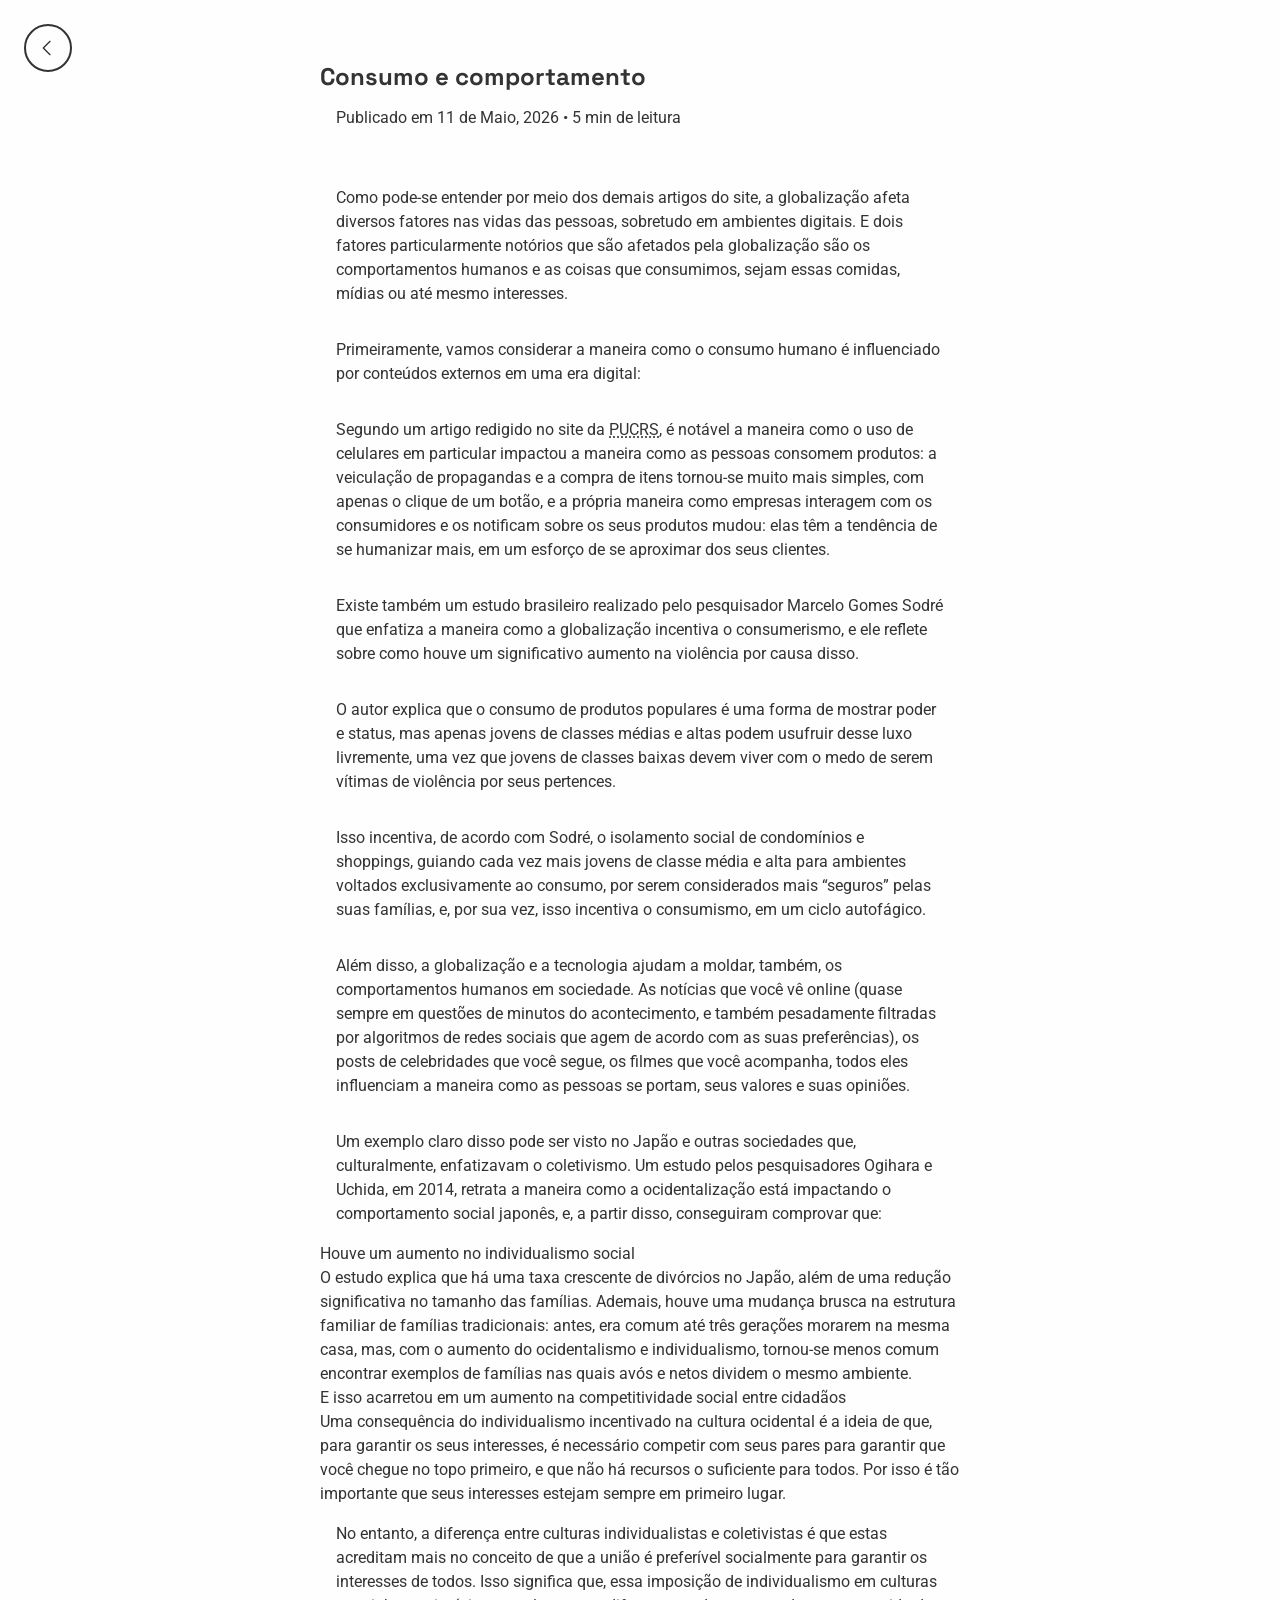
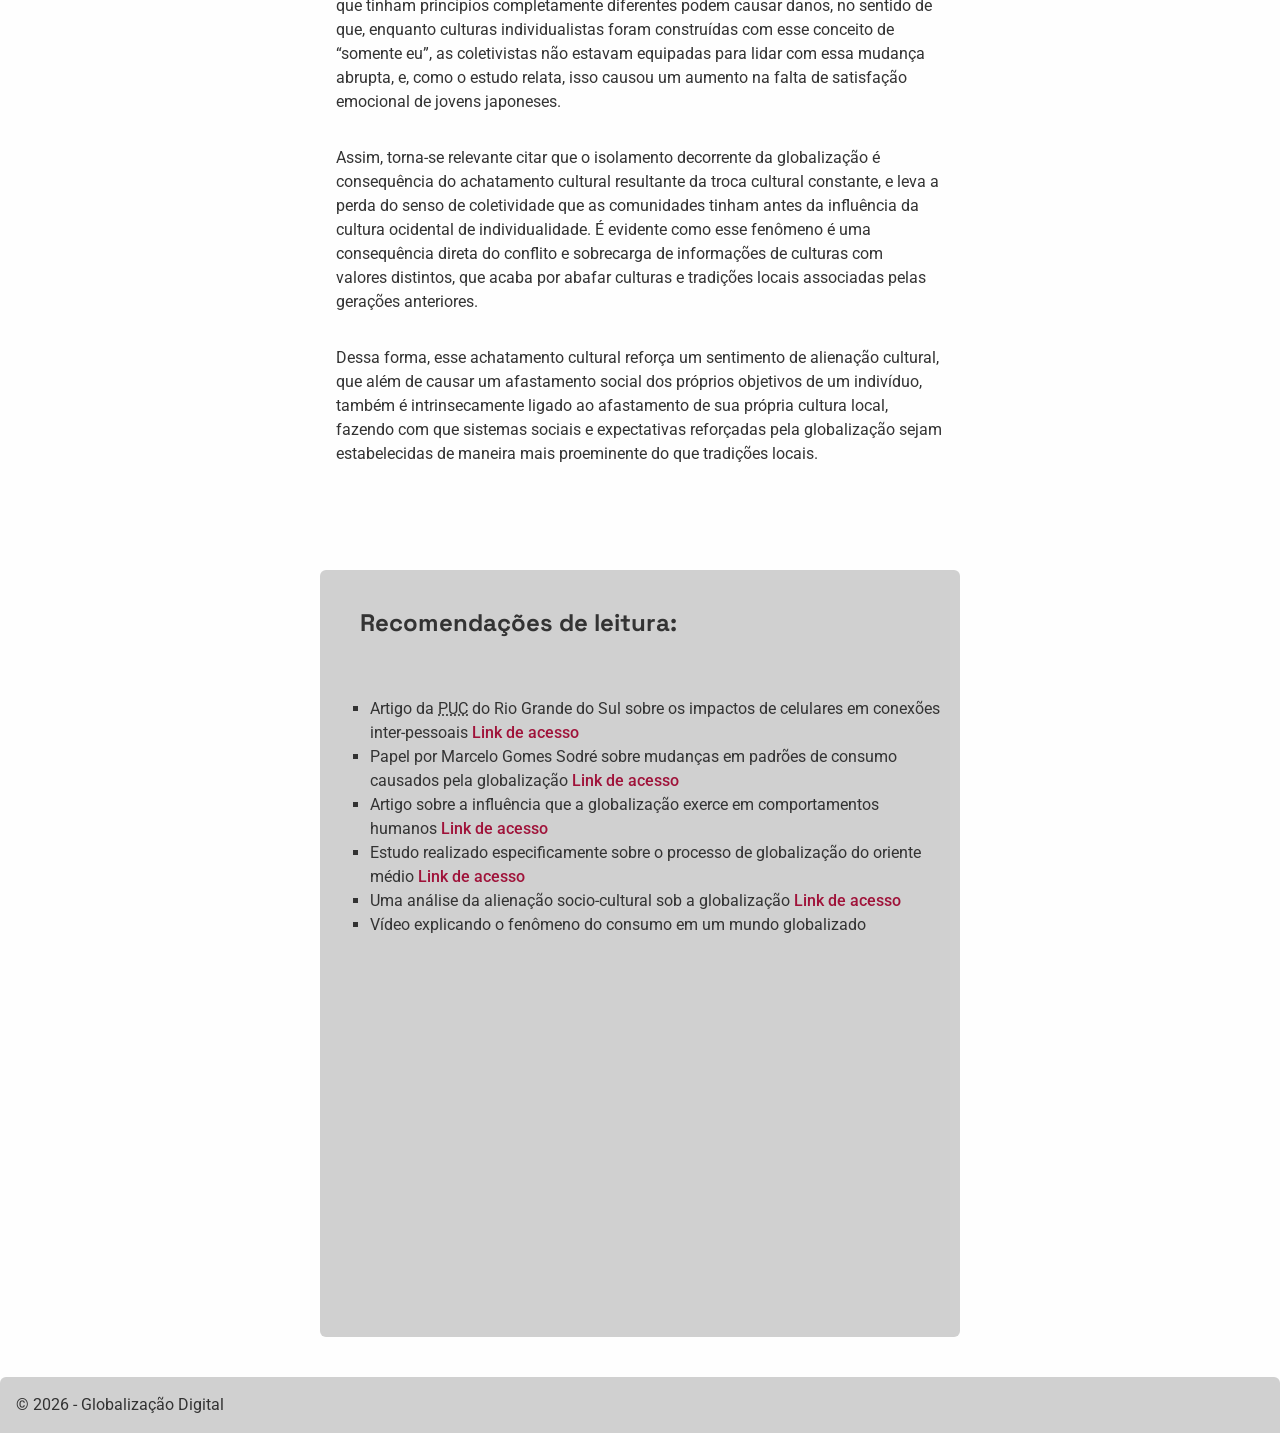
<file: src/features/artigos/consumo-e-comportamento.html>
<!doctype html>
<html lang="pt-br">

<head>
    <link rel="preconnect" href="https://fonts.googleapis.com" />
    <link rel="preconnect" href="https://fonts.gstatic.com" crossorigin />
    <link
        href="https://fonts.googleapis.com/css2?family=Roboto:ital,wght@0,100..900;1,100..900&family=Space+Grotesk:wght@300..700&display=swap"
        rel="stylesheet" />

    <meta charset="UTF-8" />
    <meta name="viewport" content="width=device-width, initial-scale=1.0" />
    <title>Consumo e comportamento - Projeto 1</title>
    <!--estilo global-->
    <link rel="stylesheet" href="../../style.css">
    <!--Específico dos artigos-->
    <link rel="stylesheet" href="artigo.css">
</head>

<body>
    <header>
        <nav>
            <a class="back-button" href="../../index.html" aria-label="Voltar">
                <svg class="button-image" viewBox="0 0 24 24" fill="none" stroke="black" stroke-width="3"
                    aria-hidden="true">
                    <path d="M15 22l-10-10 10-10" />
                </svg>
            </a>
        </nav>
    </header>

    <main>
        <article>
            <header>
                <h1>Consumo e comportamento</h1>
                <p class="metadata">
                    Publicado em 11 de Maio, 2026 • 5 min de leitura
                </p>
            </header>

            <section class="content">
                <br>

                <p>
                    Como pode-se entender por meio dos demais artigos do site, a globalização afeta diversos fatores nas
                    vidas das pessoas,
                    sobretudo em ambientes digitais. E dois fatores particularmente notórios que são afetados pela
                    globalização são os comportamentos
                    humanos e as coisas que consumimos, sejam essas comidas, mídias ou até mesmo interesses.
                </p>

                <p>
                    Primeiramente, vamos considerar a maneira como o consumo humano é influenciado por conteúdos
                    externos em uma era digital:
                </p>

                <p>
                    Segundo um artigo redigido no site da <abbr
                        title="Pontifícia Universidade Católica do Rio Grande do Sul">PUCRS</abbr>,
                    é notável a maneira como o uso de celulares em particular impactou a maneira como as pessoas
                    consomem produtos: a veiculação de
                    propagandas e a compra de itens tornou-se muito mais simples, com apenas o clique de um botão, e a
                    própria maneira como empresas
                    interagem com os consumidores e os notificam sobre os seus produtos mudou: elas têm a tendência de
                    se humanizar mais, em um esforço
                    de se aproximar dos seus clientes.
                </p>

                <p>
                    Existe também um estudo brasileiro realizado pelo pesquisador Marcelo Gomes Sodré que enfatiza a
                    maneira como a globalização
                    incentiva o consumerismo, e ele reflete sobre como houve um significativo aumento na violência por
                    causa disso.
                </p>

                <p>
                    O autor explica que o consumo de produtos populares é uma forma de mostrar poder e status, mas
                    apenas jovens de classes
                    médias e altas podem usufruir desse luxo livremente, uma vez que jovens de classes baixas devem
                    viver com o medo de serem
                    vítimas de violência por seus pertences.
                </p>

                <p>
                    Isso incentiva, de acordo com Sodré, o isolamento social de condomínios e shoppings, guiando cada
                    vez mais jovens
                    de classe média e alta para ambientes voltados exclusivamente ao consumo, por serem considerados
                    mais “seguros” pelas
                    suas famílias, e, por sua vez, isso incentiva o consumismo, em um ciclo autofágico.
                </p>

                <p>
                    Além disso, a globalização e a tecnologia ajudam a moldar, também, os comportamentos humanos em
                    sociedade.
                    As notícias que você vê online (quase sempre em questões de minutos do acontecimento, e também
                    pesadamente filtradas por
                    algoritmos de redes sociais que agem de acordo com as suas preferências), os posts de celebridades
                    que você segue, os filmes que
                    você acompanha, todos eles influenciam a maneira como as pessoas se portam, seus valores e suas
                    opiniões.
                </p>

                <p>
                    Um exemplo claro disso pode ser visto no Japão e outras sociedades que, culturalmente, enfatizavam o
                    coletivismo.
                    Um estudo pelos pesquisadores Ogihara e Uchida, em 2014, retrata a maneira como a ocidentalização
                    está impactando o
                    comportamento social japonês, e, a partir disso, conseguiram comprovar que:
                </p>

                <dl>
                    <dt>Houve um aumento no individualismo social</dt>
                    <dd>
                        O estudo explica que há uma taxa crescente de divórcios no Japão, além de uma redução
                        significativa no tamanho das famílias.
                        Ademais, houve uma mudança brusca na estrutura familiar de famílias tradicionais: antes, era
                        comum até três gerações morarem na mesma casa,
                        mas, com o aumento do ocidentalismo e individualismo, tornou-se menos comum encontrar exemplos
                        de famílias nas quais avós e netos dividem o mesmo ambiente.
                    </dd>

                    <dt>E isso acarretou em um aumento na competitividade social entre cidadãos</dt>
                    <dd>
                        Uma consequência do individualismo incentivado na cultura ocidental é a ideia de que, para
                        garantir os seus interesses, é necessário competir
                        com seus pares para garantir que você chegue no topo primeiro, e que não há recursos o
                        suficiente para todos. Por isso é tão importante que seus
                        interesses estejam sempre em primeiro lugar.
                    </dd>
                </dl>

                <p>
                    No entanto, a diferença entre culturas individualistas e coletivistas é que estas acreditam mais no
                    conceito de que a união é preferível socialmente para
                    garantir os interesses de todos. Isso significa que, essa imposição de individualismo em culturas
                    que tinham princípios completamente diferentes podem causar danos,
                    no sentido de que, enquanto culturas individualistas foram construídas com esse conceito de “somente
                    eu”, as coletivistas não estavam equipadas para lidar com essa
                    mudança abrupta, e, como o estudo relata, isso causou um aumento na falta de satisfação emocional de
                    jovens japoneses.
                </p>

                <p>
                    Assim, torna-se relevante citar que o isolamento decorrente da globalização é consequência do
                    achatamento cultural resultante da troca cultural constante,
                    e leva a perda do senso de coletividade que as comunidades tinham antes da influência da cultura
                    ocidental de individualidade. É evidente como esse fenômeno é uma
                    consequência direta do conflito e sobrecarga de informações de culturas com valores distintos, que
                    acaba por abafar culturas e tradições locais associadas pelas gerações anteriores.
                </p>

                <p>
                    Dessa forma, esse achatamento cultural reforça um sentimento de alienação cultural, que além de
                    causar um afastamento social dos próprios objetivos de um indivíduo,
                    também é intrinsecamente ligado ao afastamento de sua própria cultura local, fazendo com que
                    sistemas sociais e expectativas reforçadas pela globalização sejam estabelecidas de maneira
                    mais proeminente do que tradições locais.
                </p>
            </section>
        </article>

        <br>

        <!--Fim do artigo -> começo recs e rodapé-->
        <div class="recs-card">
            <h2>Recomendações de leitura: </h2>

            <ul>
                <li>Artigo da <abbr title="Pontifícia Universidade Católica">PUC</abbr> do Rio Grande do Sul sobre os
                    impactos de celulares em conexões inter-pessoais
                    <a href="https://online.pucrs.br/blog/tecnologia-na-globalizacao-celular-conexao"
                        target="_blank">Link de acesso</a>
                </li>

                <li>
                    Papel por Marcelo Gomes Sodré sobre mudanças em padrões de consumo causados pela globalização
                    <a href="https://hdr.undp.org/system/files/documents/sodre-marceloglobalization.pdf"
                        target="_blank">Link de acesso</a>
                </li>

                <li>
                    Artigo sobre a influência que a globalização exerce em comportamentos humanos
                    <a href="https://www.themantic-education.com/ibpsych/2020/02/13/how-does-globalization-influence-behaviour/#google_vignette"
                        target="_blank">Link de acesso</a>
                </li>

                <li>
                    Estudo realizado especificamente sobre o processo de globalização do oriente médio
                    <a href="https://www.tandfonline.com/doi/abs/10.1080/1062726X.2019.1682324" target="_blank">Link de
                        acesso</a>
                </li>

                <li>
                    Uma análise da alienação socio-cultural sob a globalização
                    <a href="https://www.revue-zaouli.com/wp-content/uploads/2025/05/22-Afifa-LADJEL_Zaouli_N°-9-Vol.-6_Mai-2025.pdf"
                        target="_blank">Link de acesso</a>
                </li>

                <li>
                    Vídeo explicando o fenômeno do consumo em um mundo globalizado
                    <div class="video-container">
                        <iframe src="https://youtu.be/onvu4_ASxv0?si=74Omf1f1RIOQeCdJ" frameborder="0"
                            allowfullscreen></iframe>
                    </div>
                </li>
            </ul>
        </div>
    </main>

    <footer>
        <p>&copy; 2026 - Globalização Digital</p>
    </footer>

</body>

</html>
</file>
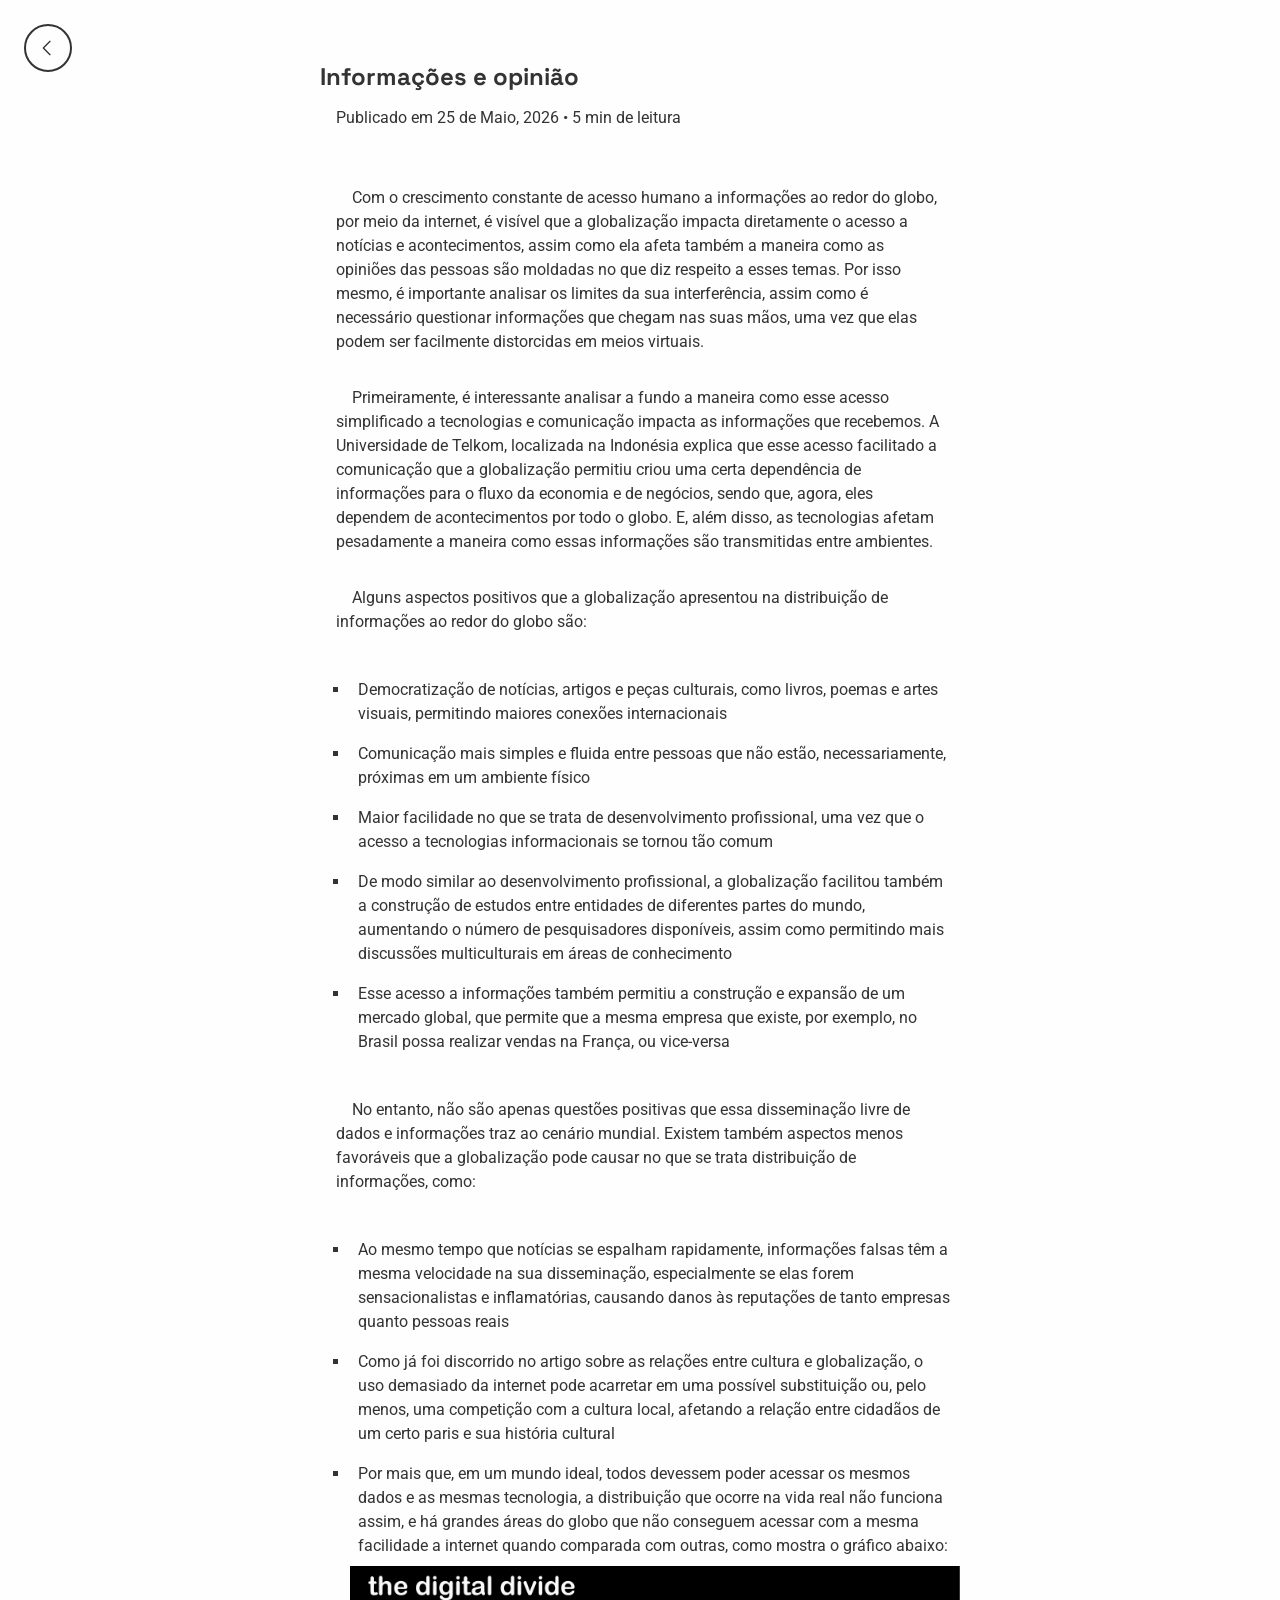
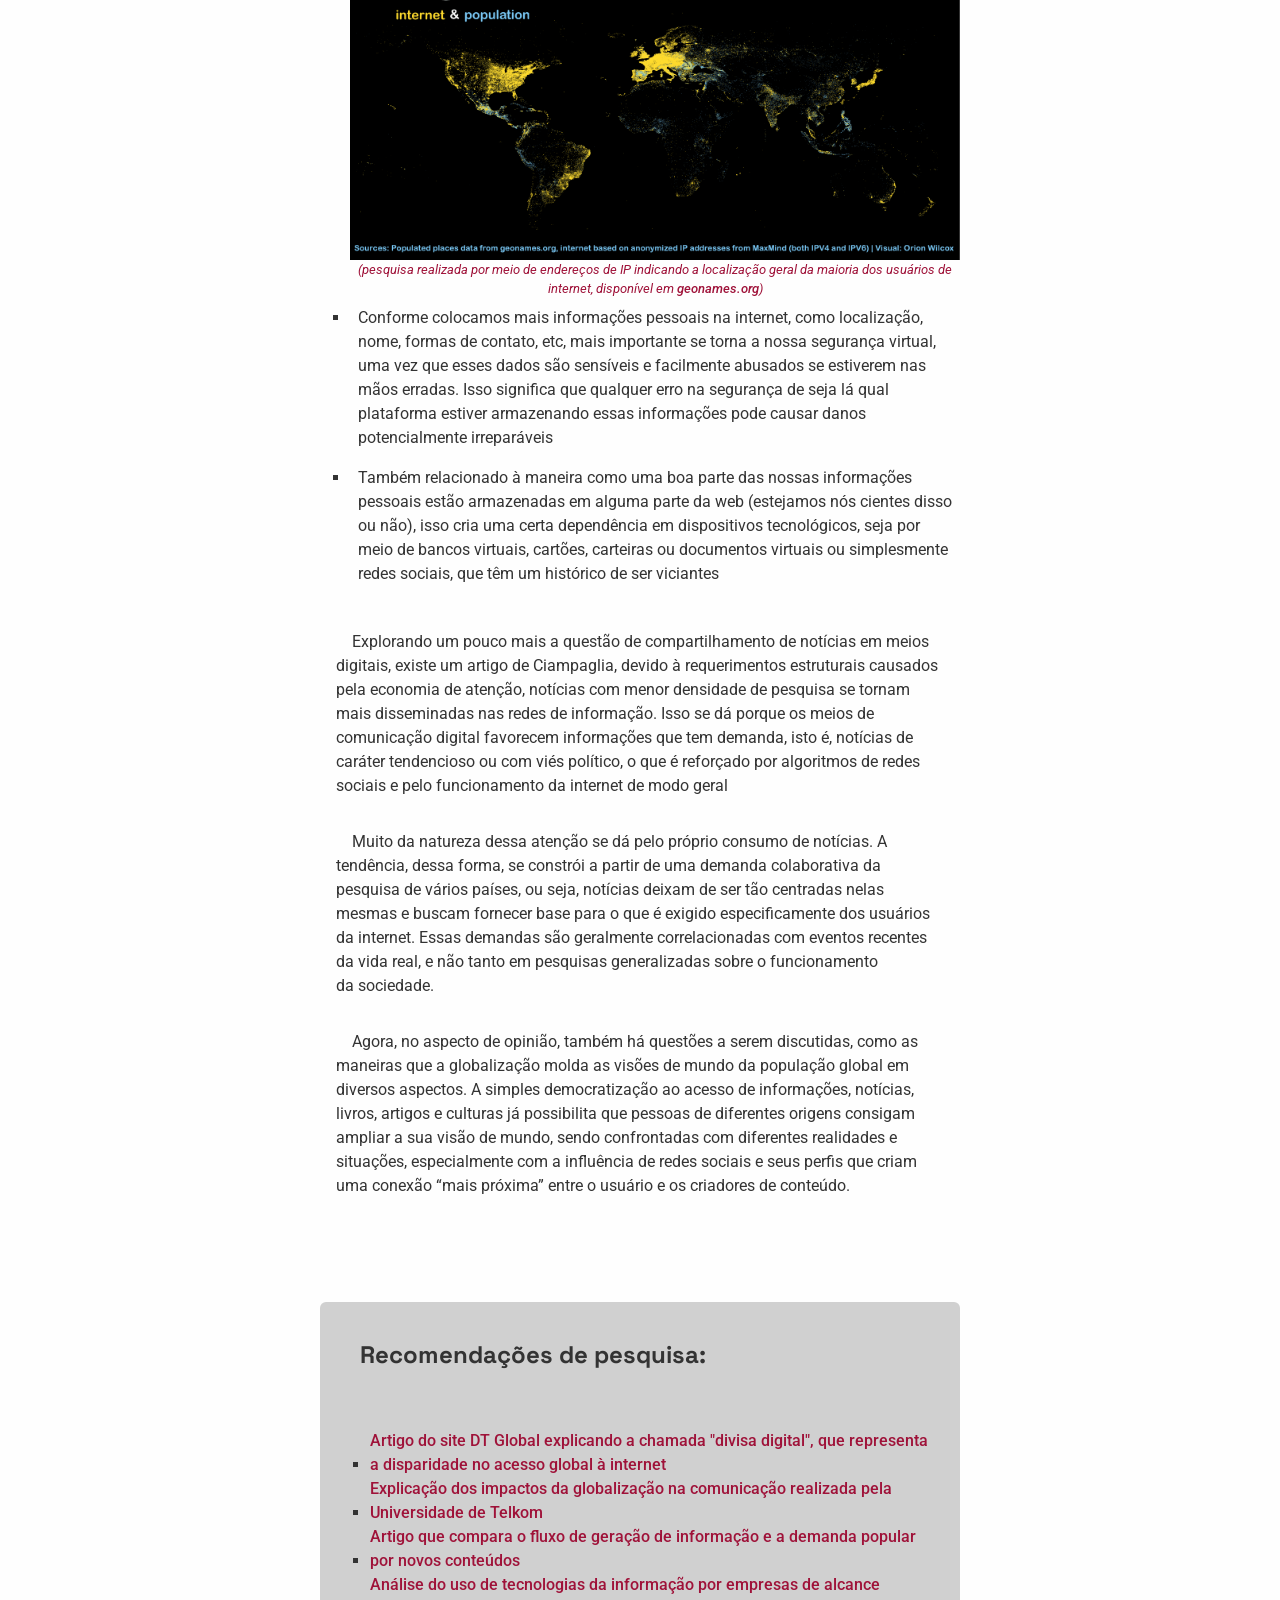
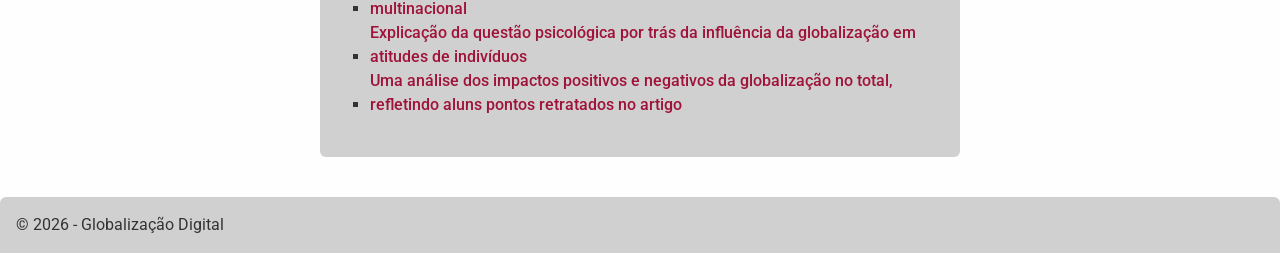
<file: src/features/artigos/informacoes-e-opiniao.html>
<!doctype html>
<html lang="pt-br">

<head>
    <link rel="preconnect" href="https://fonts.googleapis.com" />
    <link rel="preconnect" href="https://fonts.gstatic.com" crossorigin />
    <link
        href="https://fonts.googleapis.com/css2?family=Roboto:ital,wght@0,100..900;1,100..900&family=Space+Grotesk:wght@300..700&display=swap"
        rel="stylesheet" />

    <meta charset="UTF-8" />
    <meta name="viewport" content="width=device-width, initial-scale=1.0" />
    <title>Informações e opinião - Projeto 1</title>
    <!--estilo global-->
    <link rel="stylesheet" href="../../style.css">
    <!--Específico dos artigos-->
    <link rel="stylesheet" href="artigo.css">
</head>

<body>
    <header>
        <nav>
            <a class="back-button" href="../../index.html" aria-label="Voltar">
                <svg class="button-image" viewBox="0 0 24 24" fill="none" stroke="black" stroke-width="3"
                    aria-hidden="true">
                    <path d="M15 22l-10-10 10-10" />
                </svg>
            </a>
        </nav>
    </header>

    <main>
        <article>
            <header>
                <h1>Informações e opinião</h1>
                <p class="metadata">
                    Publicado em 25 de Maio, 2026 • 5 min de leitura
                </p>
            </header>

            <section class="content">
                <br>

                <p>
                    &emsp;Com o crescimento constante de acesso humano a informações ao redor do globo, por meio da
                    internet, é visível que a globalização impacta diretamente o acesso a notícias e acontecimentos,
                    assim como ela afeta também a maneira como as opiniões das pessoas são moldadas no que diz respeito
                    a esses temas. Por isso mesmo, é importante analisar os limites da sua interferência, assim como é
                    necessário questionar informações que chegam nas suas mãos, uma vez que elas podem ser facilmente
                    distorcidas em meios virtuais.
                </p>

                <p>
                    &emsp;Primeiramente, é interessante analisar a fundo a maneira como esse acesso simplificado a
                    tecnologias e comunicação impacta as informações que recebemos. A Universidade de Telkom, localizada
                    na Indonésia explica que esse acesso facilitado a comunicação que a globalização permitiu criou uma
                    certa dependência de informações para o fluxo da economia e de negócios, sendo que, agora, eles
                    dependem de acontecimentos por todo o globo. E, além disso, as tecnologias afetam pesadamente a
                    maneira como essas informações são transmitidas entre ambientes.
                </p>

                <p>
                    &emsp;Alguns aspectos positivos que a globalização apresentou na distribuição de informações ao
                    redor do globo são:
                </p>

                <ul>
                    <li>
                        <p>
                            Democratização de notícias, artigos e peças culturais, como livros, poemas e artes visuais,
                            permitindo maiores conexões internacionais
                        </p>
                    </li>

                    <li>
                        <p>
                            Comunicação mais simples e fluida entre pessoas que não estão, necessariamente, próximas em
                            um ambiente físico
                        </p>
                    </li>

                    <li>
                        <p>
                            Maior facilidade no que se trata de desenvolvimento profissional, uma vez que o acesso a
                            tecnologias informacionais se tornou tão comum
                        </p>
                    </li>

                    <li>
                        <p>
                            De modo similar ao desenvolvimento profissional, a globalização facilitou também a
                            construção de estudos entre entidades de diferentes partes do mundo, aumentando o número de
                            pesquisadores disponíveis, assim como permitindo mais discussões multiculturais em áreas de
                            conhecimento
                        </p>
                    </li>

                    <li>
                        <p>
                            Esse acesso a informações também permitiu a construção e expansão de um mercado global, que
                            permite que a mesma empresa que existe, por exemplo, no Brasil possa realizar vendas na
                            França, ou vice-versa
                        </p>
                    </li>
                </ul>

                <p>
                    &emsp;No entanto, não são apenas questões positivas que essa disseminação livre de dados e
                    informações traz ao cenário mundial. Existem também aspectos menos favoráveis que a globalização
                    pode causar no que se trata distribuição de informações, como:
                </p>

                <ul>
                    <li>
                        <p>
                            Ao mesmo tempo que notícias se espalham rapidamente, informações falsas têm a mesma
                            velocidade na sua disseminação, especialmente se elas forem sensacionalistas e
                            inflamatórias, causando danos às reputações de tanto empresas quanto pessoas reais
                        </p>
                    </li>

                    <li>
                        <p>
                            Como já foi discorrido no artigo sobre as relações entre cultura e globalização, o uso
                            demasiado da internet pode acarretar em uma possível substituição ou, pelo menos, uma
                            competição com a cultura local, afetando a relação entre cidadãos de um certo paris e sua
                            história cultural
                        </p>
                    </li>

                    <li>
                        <p>
                            Por mais que, em um mundo ideal, todos devessem poder acessar os mesmos dados e as mesmas
                            tecnologia, a distribuição que ocorre na vida real não funciona assim, e há grandes áreas do
                            globo que não conseguem acessar com a mesma facilidade a internet quando comparada com
                            outras, como mostra o gráfico abaixo:
                        </p>
                        <img src="/assets/imgs/mapaAcessoNet.png"
                            alt="um mapa representando  maneira como o foco de uso da internet está focado em áreas como o leste norte americano e brasileiro, assim como quase integralmente cobrindo a europa, enquanto continenytes como África, uma boa parte da Ásia e Oceania permanecem vazios">
                        <figcaption>(pesquisa realizada por meio de endereços de IP indicando a localização geral da
                            maioria dos usuários de internet, disponível em <a href="geonames.org"
                                target="_blank">geonames.org</a>)
                        </figcaption>
                    </li>

                    <li>
                        <p>
                            Conforme colocamos mais informações pessoais na internet, como localização, nome, formas de
                            contato, etc, mais importante se torna a nossa segurança virtual, uma vez que esses dados
                            são sensíveis e facilmente abusados se estiverem nas mãos erradas. Isso significa que
                            qualquer erro na segurança de seja lá qual plataforma estiver armazenando essas informações
                            pode causar danos potencialmente irreparáveis
                        </p>
                    </li>

                    <li>
                        <p>
                            Também relacionado à maneira como uma boa parte das nossas informações pessoais estão
                            armazenadas em alguma parte da web (estejamos nós cientes disso ou não), isso cria uma certa
                            dependência em dispositivos tecnológicos, seja por meio de bancos virtuais, cartões,
                            carteiras ou documentos virtuais ou simplesmente redes sociais, que têm um histórico de ser
                            viciantes
                        </p>
                    </li>
                </ul>

                <p>
                    &emsp;Explorando um pouco mais a questão de compartilhamento de notícias em meios digitais, existe
                    um artigo de Ciampaglia, devido à requerimentos estruturais causados pela economia de atenção,
                    notícias com menor densidade de pesquisa se tornam mais disseminadas nas redes de informação. Isso
                    se dá porque os meios de comunicação digital favorecem informações que tem demanda, isto é, notícias
                    de caráter tendencioso ou com viés político, o que é reforçado por algoritmos de redes sociais e
                    pelo funcionamento da internet de modo geral
                </p>

                <p>
                    &emsp;Muito da natureza dessa atenção se dá pelo próprio consumo de notícias. A tendência, dessa
                    forma, se constrói a partir de uma demanda colaborativa da pesquisa de vários países, ou seja,
                    notícias deixam de ser tão centradas nelas mesmas e buscam fornecer base para o que é exigido
                    especificamente dos usuários da internet. Essas demandas são geralmente correlacionadas com eventos
                    recentes da vida real, e não tanto em pesquisas generalizadas sobre o funcionamento da sociedade.
                </p>

                <p>
                    &emsp;Agora, no aspecto de opinião, também há questões a serem discutidas, como as maneiras que a
                    globalização molda as visões de mundo da população global em diversos aspectos. A simples
                    democratização ao acesso de informações, notícias, livros, artigos e culturas já possibilita que
                    pessoas de diferentes origens consigam ampliar a sua visão de mundo, sendo confrontadas com
                    diferentes realidades e situações, especialmente com a influência de redes sociais e seus perfis que
                    criam uma conexão “mais próxima” entre o usuário e os criadores de conteúdo.
                </p>
            </section>
        </article>
        <br>

        <!--Fim do artigo -> começo recs e rodapé-->
        <div class="recs-card">
            <h2>Recomendações de pesquisa:</h2>

            <ul>
                <li>

                    <a href="https://dt-global.com/blog/visualizing-digital-divide/" target="_blank">Artigo do site
                        <span lang="en">DT Global</span> explicando a chamada "divisa digital", que
                        representa a disparidade no acesso global à internet</a>
                </li>

                <li>
                    <a href="https://mcomms.telkomuniversity.ac.id/en/s2-communication-sciences-globalization-and-its-impact-on-communication/"
                        target="_blank"> Explicação dos impactos da globalização na comunicação realizada pela
                        Universidade de Telkom
                    </a>
                </li>

                <li>
                    <a href="https://www.nature.com/articles/srep09452" target="_blank"> Artigo que compara o fluxo de
                        geração de informação e a demanda popular por novos conteúdos
                    </a>
                </li>

                <li>
                    <a href="https://go.gale.com/ps/i.do?id=GALE%7CA59488503&sid=googleScholar&v=2.1&it=r&linkaccess=abs&issn=15352897&sw=w&aty=open-web-entry&u=anon~abfedd25&p=AONE"
                        target="_blank"> Análise do uso de tecnologias da informação por empresas de alcance
                        multinacional
                    </a>
                </li>

                <li>
                    <a href="https://www.tutorchase.com/answers/ib/psychology/how-does-globalization-influence-individual-attitudes"
                        target="_blank"> Explicação da questão psicológica por trás da influência da globalização em
                        atitudes de indivíduos
                    </a>
                </li>

                <li>

                    <a href="https://www.mywestford.com/blog/positive-and-negative-impacts-of-globalization/">
                        Uma análise dos impactos positivos e negativos da globalização no total, refletindo aluns pontos
                        retratados no artigo</a>
                </li>
            </ul>
        </div>
    </main>

    <footer>
        <p>&copy; 2026 - Globalização Digital</p>
    </footer>
</body>
</file>
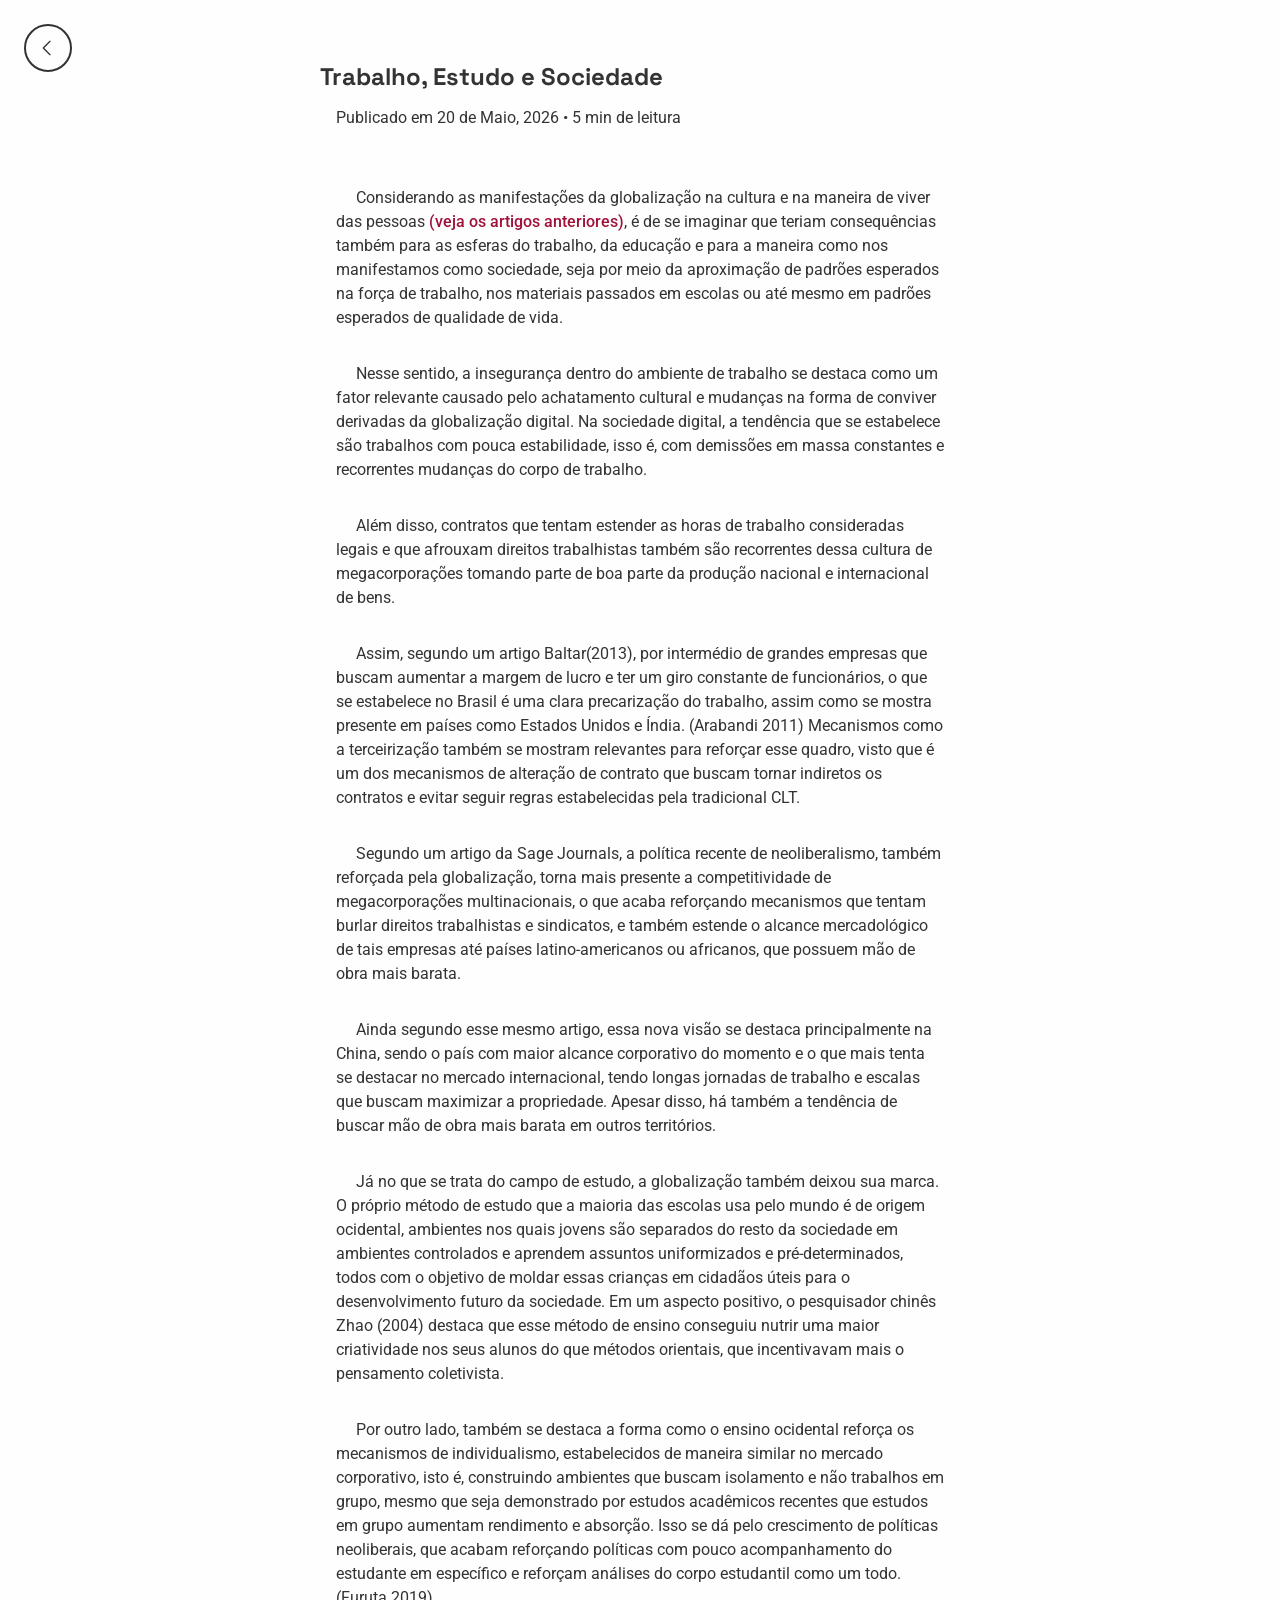
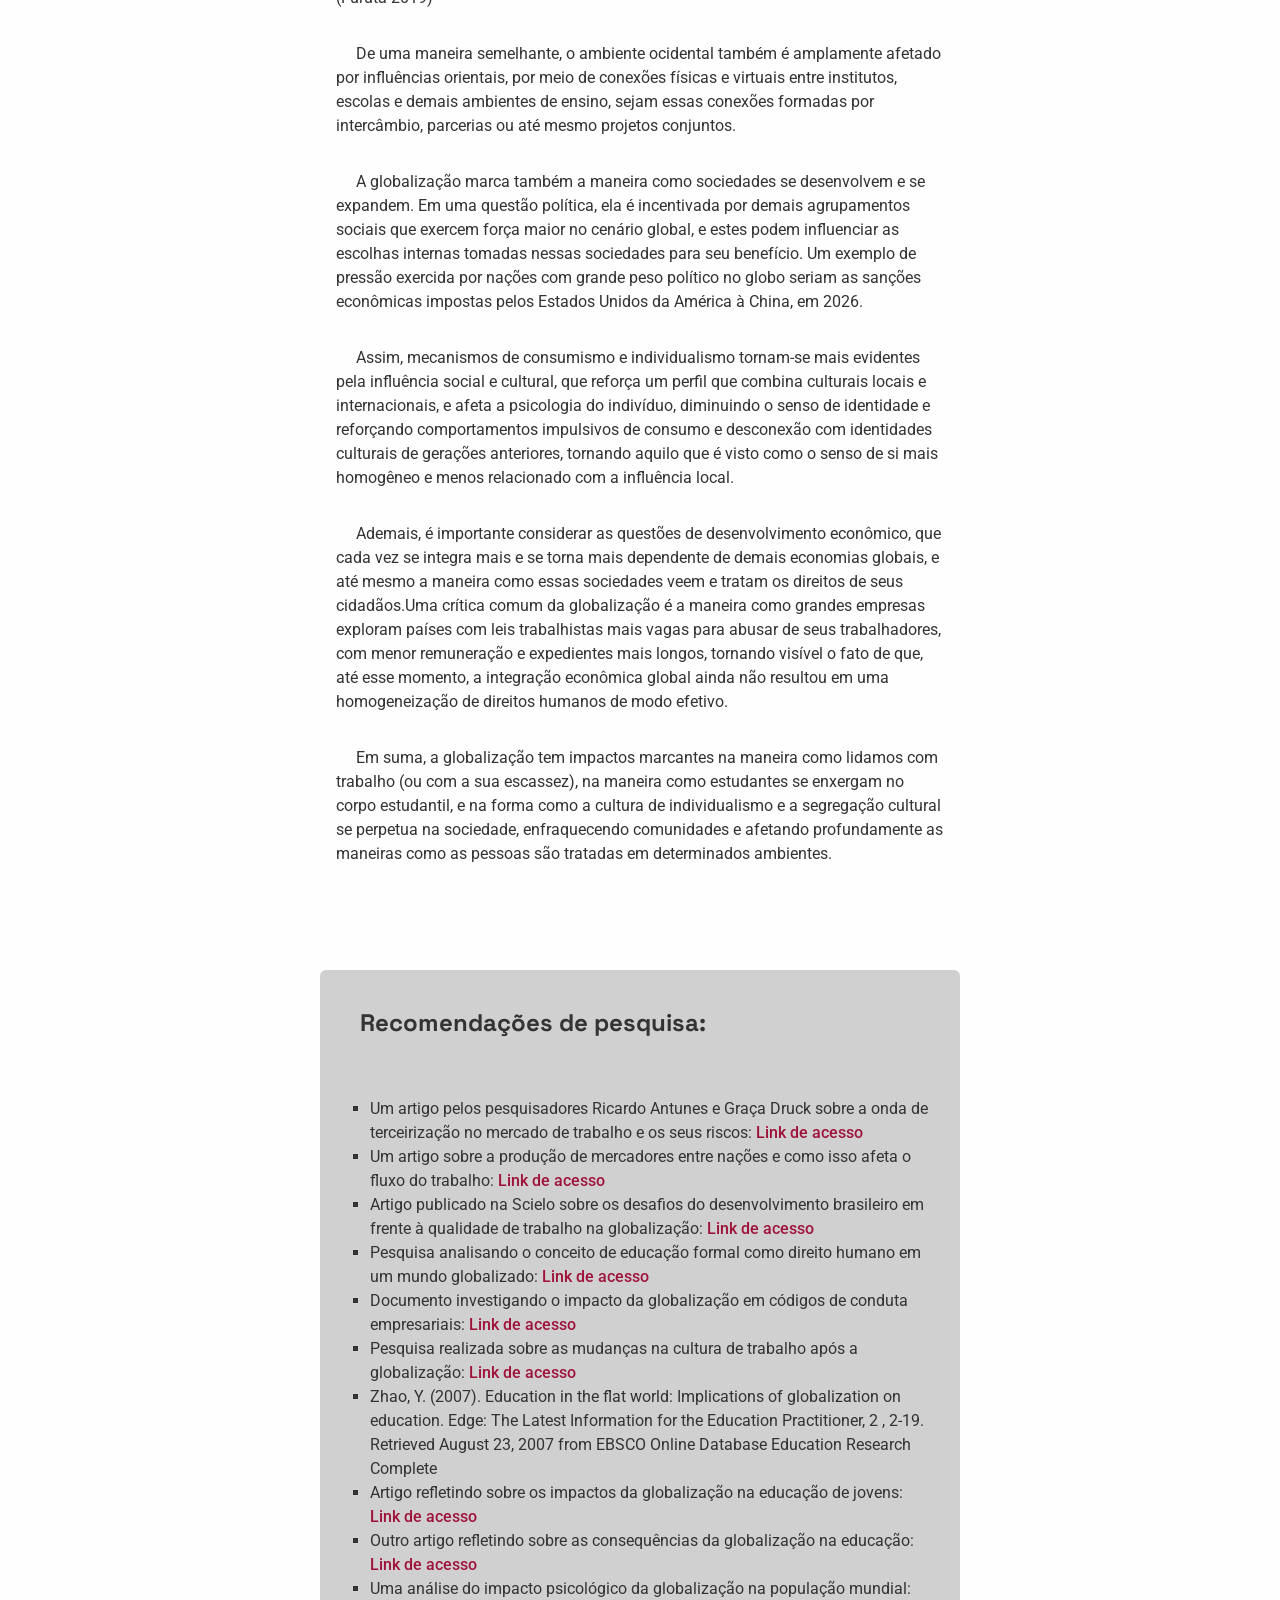
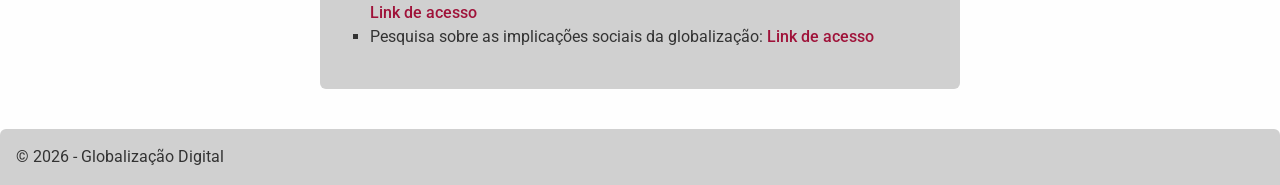
<file: src/features/artigos/trabalho-estudo-e-sociedade.html>
<!doctype html>
<html lang="pt-br">

<head>
  <link rel="preconnect" href="https://fonts.googleapis.com" />
  <link rel="preconnect" href="https://fonts.gstatic.com" crossorigin />
  <link
    href="https://fonts.googleapis.com/css2?family=Roboto:ital,wght@0,100..900;1,100..900&family=Space+Grotesk:wght@300..700&display=swap"
    rel="stylesheet" />

  <meta charset="UTF-8" />
  <meta name="viewport" content="width=device-width, initial-scale=1.0" />
  <title>Trabalho, Estudo e Sociedade - Projeto 1</title>
  <!--estilo global-->
  <link rel="stylesheet" href="../../style.css">
  <!--Específico dos artigos-->
  <link rel="stylesheet" href="artigo.css">
</head>

<body>
    <header>
    <nav>
      <a class="back-button" href="../../index.html" aria-label="Voltar">
        <svg class="button-image" viewBox="0 0 24 24" fill="none" stroke="black" stroke-width="3" aria-hidden="true">
          <path d="M15 22l-10-10 10-10" />
        </svg>
      </a>
    </nav>
  </header>

  <main>
    <article>
        <header>
            <h1>Trabalho, Estudo e Sociedade</h1>
            <p class="metadata">
                Publicado em 20 de Maio, 2026 • 5 min de leitura
            </p>
        </header>

        <section class="content">
            <br>
            <p>
                &emsp; Considerando as manifestações da globalização na cultura e 
                na maneira de viver das pessoas 
                <a href="../../src/features/artigos/globalizacao-cultura-e-maneira-de-viver.html" target="_blank" rel="noopener noreferrer"> 
                (veja os artigos anteriores)</a>, é de se 
                imaginar que teriam consequências também para as esferas do trabalho, 
                da educação e para a maneira como nos manifestamos como sociedade, 
                seja por meio da aproximação de padrões esperados na força de trabalho, 
                nos materiais passados em escolas ou até mesmo em padrões esperados 
                de qualidade de vida. 
            </p>

            <p>
                &emsp; Nesse sentido, a insegurança dentro do ambiente de trabalho
                 se destaca como um fator relevante causado pelo achatamento 
                 cultural e mudanças na forma de conviver derivadas da globalização 
                 digital. Na sociedade digital, a tendência que se estabelece são 
                 trabalhos com pouca estabilidade, isso é, com demissões em massa 
                 constantes e recorrentes mudanças do corpo de trabalho. 
            </p>

            <p>
                &emsp; Além disso, contratos que tentam estender as horas de trabalho 
                consideradas legais e que afrouxam direitos trabalhistas também são 
                recorrentes dessa cultura de megacorporações tomando parte de boa 
                parte da produção nacional e internacional de bens. 
            </p>

            <p>
                &emsp; Assim, segundo um artigo Baltar(2013), por intermédio de 
                grandes empresas que buscam aumentar a margem de lucro e ter um giro 
                constante de funcionários, o que se estabelece no Brasil é uma clara 
                precarização do trabalho, assim como se mostra presente em países como 
                Estados Unidos e Índia. (Arabandi 2011) Mecanismos como a terceirização 
                também se mostram relevantes para reforçar esse quadro, visto que é 
                um dos mecanismos de alteração de contrato que buscam tornar indiretos 
                os contratos e evitar seguir regras estabelecidas pela tradicional CLT. 
            </p>

            <p>
                &emsp; Segundo um artigo da Sage Journals, a política recente de 
                neoliberalismo, também reforçada pela globalização, torna mais presente 
                a competitividade de megacorporações multinacionais, o que acaba 
                reforçando mecanismos que tentam burlar direitos trabalhistas e 
                sindicatos, e também estende o alcance mercadológico de tais empresas 
                até países latino-americanos ou africanos, que possuem mão de obra mais 
                barata. 
            </p>

            <p>
                &emsp; Ainda segundo esse mesmo artigo, essa nova visão se destaca 
                principalmente na China, sendo o país com maior alcance corporativo do 
                momento e o que mais tenta se destacar no mercado internacional, tendo 
                longas jornadas de trabalho e escalas que buscam maximizar a propriedade. 
                Apesar disso, há também a tendência de buscar mão de obra mais barata 
                em outros territórios. 
            </p>

            <p>
                &emsp; Já no que se trata do campo de estudo, a globalização também 
                deixou sua marca. O próprio método de estudo que a maioria das escolas 
                usa pelo mundo é de origem ocidental, ambientes nos quais jovens são 
                separados do resto da sociedade em ambientes controlados e aprendem 
                assuntos uniformizados e pré-determinados, todos com o objetivo de 
                moldar essas crianças em cidadãos úteis para o desenvolvimento futuro 
                da sociedade. Em um aspecto positivo, o pesquisador chinês Zhao (2004) 
                destaca que esse método de ensino conseguiu nutrir uma maior 
                criatividade nos seus alunos do que métodos orientais, que 
                incentivavam mais o pensamento coletivista.
            </p>

            <p>
                &emsp; Por outro lado, também se destaca a forma como o ensino 
                ocidental reforça os mecanismos de individualismo, estabelecidos de 
                maneira similar no mercado corporativo, isto é, construindo ambientes 
                que buscam isolamento e não trabalhos em grupo, mesmo que seja 
                demonstrado por estudos acadêmicos recentes que estudos em grupo 
                aumentam rendimento e absorção. Isso se dá pelo crescimento de políticas 
                neoliberais, que acabam reforçando políticas com pouco acompanhamento 
                do estudante em específico e reforçam análises do corpo estudantil 
                como um todo. (Furuta 2019)
            </p>

            <p>
                &emsp; De uma maneira semelhante, o ambiente ocidental também é 
                amplamente afetado por influências orientais, por meio de conexões 
                físicas e virtuais entre institutos, escolas e demais ambientes de 
                ensino, sejam essas conexões formadas por intercâmbio, parcerias ou até 
                mesmo projetos conjuntos. 
            </p>

            <p>
                &emsp; A globalização marca também a maneira como sociedades se 
                desenvolvem e se expandem. Em uma questão política, ela é incentivada 
                por demais agrupamentos sociais que exercem força maior no cenário 
                global, e estes podem influenciar as escolhas internas tomadas nessas 
                sociedades para seu benefício. Um exemplo de pressão exercida por nações 
                com grande peso político no globo seriam as sanções econômicas impostas 
                pelos Estados Unidos da América à China, em 2026.
            </p>

            <p>
                &emsp; Assim, mecanismos de consumismo e individualismo tornam-se 
                mais evidentes pela influência social e cultural, que reforça um 
                perfil que combina culturais locais e internacionais, e afeta a 
                psicologia do indivíduo, diminuindo o senso de identidade e reforçando 
                comportamentos impulsivos de consumo e desconexão com identidades 
                culturais de gerações anteriores, tornando aquilo que é visto como 
                o senso de si mais homogêneo e menos relacionado com a influência local. 
            </p>

            <p>
                &emsp; Ademais, é importante considerar as questões de desenvolvimento 
                econômico, que cada vez se integra mais e se torna mais dependente de 
                demais economias globais, e até mesmo a maneira como essas sociedades 
                veem e tratam os direitos de seus cidadãos.Uma crítica comum da 
                globalização é a maneira como grandes empresas exploram países com 
                leis trabalhistas mais vagas para abusar de seus trabalhadores, 
                com menor remuneração e expedientes mais longos, tornando visível 
                o fato de que, até esse momento, a integração econômica global 
                ainda não resultou em uma homogeneização de direitos humanos de modo 
                efetivo.
            </p>

            <p>
                &emsp; Em suma, a globalização tem impactos marcantes na maneira 
                como lidamos com trabalho (ou com a sua escassez), na maneira como 
                estudantes se enxergam no corpo estudantil, e na forma como a cultura 
                de individualismo e a segregação cultural se perpetua na sociedade, 
                enfraquecendo comunidades e afetando profundamente as maneiras como as 
                pessoas são tratadas em determinados ambientes.
            </p>
        </section>
    </article>

    <br>
    <!--Fim do artigo -> começo recs e rodapé-->
    <div class="recs-card">
      <h2>Recomendações de pesquisa: </h2>
      <ul>
        <li> 
            Um artigo pelos pesquisadores Ricardo Antunes e Graça Druck sobre a onda 
            de terceirização no mercado de trabalho e os seus riscos: 
            <a href="https://www.redalyc.org/journal/5522/552264586001/552264586001.pdf" target="_blank">Link de acesso</a>
        </li>

        <li>
            Um artigo sobre a produção de mercadores entre nações e como isso afeta o fluxo do trabalho:
            <a href="https://journals.sagepub.com/doi/abs/10.1179/102452905X45427?casa_token=LIsNIesICK4AAAAA:hpZBiQwQh-3c7629buSMI13eQH1KWRJ13qiVvF6xAbnNOmsRuclE2TINvFy90PkmP25aPjwL3JBPY4o" target="_blank">Link de acesso</a>
        </li>

        <li>
            Artigo publicado na Scielo sobre os desafios do desenvolvimento brasileiro em frente à qualidade de trabalho na globalização:
            <a href="https://www.scielo.br/j/ccrh/a/6GKVwXsbBmPyJHZkSJ5Bpsh/?lang=pt" target="_blank">Link de acesso</a>
        </li>

        <li>
            Pesquisa analisando o conceito de educação formal como direito humano em um mundo globalizado:
            <a href="https://journals.sagepub.com/doi/full/10.1177/0038040719873848" target="_blank">Link de acesso</a>
        </li>

        <li>
            Documento investigando o impacto da globalização em códigos de conduta empresariais:
            <a href="https://www.academia.edu/4245359/Jenkins_coc" target="_blank">Link de acesso</a>
        </li>

        <li>
            Pesquisa realizada sobre as mudanças na cultura de trabalho após a globalização:
            <a href="https://compass.onlinelibrary.wiley.com/doi/full/10.1111/j.1751-9020.2011.00389.x?casa_token=lCp96Y-GckEAAAAA%3Aw7h50JSeMoYYW8K0NqEfpMh2Lw4bE1CQFr5EX_9hLat1VMhrl4fxAesy5PQyXhv_vvKcB1PnEiyOfan1" target="_blank">Link de acesso</a>
        </li>

        <li>
            Zhao, Y. (2007). Education in the flat world: Implications of globalization on education. Edge: 
            The Latest Information for the Education Practitioner, 2 , 2-19. Retrieved August 23, 2007 from EBSCO 
            Online Database Education Research Complete
        </li>

        <li>
            Artigo refletindo sobre os impactos da globalização na educação de jovens:
            <a href="https://www.ebsco.com/research-starters/education/globalization-and-education" target="_blank">Link de acesso</a>
        </li>

        <li>
            Outro artigo refletindo sobre as consequências da globalização na educação: 
            <a href="https://www.researchgate.net/publication/387131835_The_Impact_of_Globalization_on_Education" target="_blank">Link de acesso</a>
        </li>

        <li>
            Uma análise do impacto psicológico da globalização na população mundial:
            <a href="https://psycnet.apa.org/fulltext/2002-18352-003.html" target="_blank">Link de acesso</a>
        </li>

        <li>
            Pesquisa sobre as implicações sociais da globalização:
            <a href="https://www.ebsco.com/research-starters/social-sciences-and-humanities/globalization-societal-implications" target="_blank">Link de acesso</a>
        </li>
      </ul>
      </ul>
    </div>
  </main>

  <footer>
    <p>&copy; 2026 - Globalização Digital</p>
  </footer>
</body>
</file>
<file: src/style.css>
/* PREFLIGHT */
/*
  Josh's Custom CSS Reset
  https://www.joshwcomeau.com/css/custom-css-reset/
*/
/* 1. Use a more-intuitive box-sizing model */
*,
*::before,
*::after {
  box-sizing: border-box;
}

/* 2. Remove default margin */
*:not(dialog) {
  margin: 0;
}

/* 3. Enable keyword animations */
@media (prefers-reduced-motion: no-preference) {
  html {
    interpolate-size: allow-keywords;
  }
}

body {
  /* 4. Increase line-height */
  line-height: 1.5;
  /* 5. Improve text rendering */
  -webkit-font-smoothing: antialiased;
}

/* 6. Improve media defaults */
img,
picture,
video,
canvas,
svg {
  display: block;
  max-width: 100%;
}

/* 7. Inherit fonts for form controls */
input,
button,
textarea,
select {
  font: inherit;
}

/* 8. Avoid text overflows */
p,
h1,
h2,
h3,
h4,
h5,
h6 {
  overflow-wrap: break-word;
}

/* 9. Improve line wrapping */
p {
  text-wrap: pretty;
}
h1,
h2,
h3,
h4,
h5,
h6 {
  text-wrap: balance;
}
/* END PREFLIGHT */

/*~~~~~~~~~~~~~~~~~~~~~~~~~~~~~~~~~~~~~~~~~~~~~~~~~~~~~~~~~~~~~~~~~~*/

:root {
  /* Typography */
  --ff-heading: "Space Grotesk", sans-serif;
  --ff-body: "Roboto", sans-serif;

  --fw-bold: 700;
  --fw-regular: 400;

  /* Colors */
  --text: #333333;
  --text-accent: #9f1239;
  /* --bg-default: #b7bef7; */
  --bg-default: #fefefe;
  /* --bg-secondary: #fff7df; */
  --bg-secondary: #d0d0d0;
  /* --bg-button: #fff0de; */
  --bg-button: #fefefe;
  --bg-shadow: #2b2929;
}

/*
#576A8F azul escuro
#b7bef7 turquesa
#fff7df bege
#ff7544 laranha
*/

a {
  color: inherit;
  text-decoration: none;
}

hr {
  border: none;
  border-top: 2px dashed rgba(51, 51, 51, 0.5);
  width: 100%;
  height: 0;
  margin: 20px 0;
}

body {
  font-family: var(--ff-body);
  font-weight: var(--fw-regular);
  color: var(--text);
  /*Fundo padrão do body para corrigir o problema com os poligonos de fim de seção*/
  background-color: var(--bg-default);
}

h1,
h2 {
  font-family: var(--ff-heading);
  font-weight: var(--fw-bold);
  line-height: 1.1;
}

#btn-about {
  display: inline-flex;
  align-items: center;
  position: absolute;
  top: 8px;
  right: 8px;
  z-index: 2;
  margin: 4px;
}

/* Base btn Style */
.btn {
  display: inline-block;
  text-decoration: none;
  line-height: normal;
  padding: 8px 12px;
  border-radius: 6px;
  border: 1px solid #333333;
  box-shadow: 0 1px 2px rgba(0, 0, 0, 0.06);
  transition:
    background-color 0.2s,
    color 0.2s;
  cursor: pointer;

  /* Default Solid State */
  background-color: #333333;
  color: #ffffff;
}

.btn:hover {
  background-color: transparent;
  color: inherit;
}

/* Modifier: Ghost */
.btn-ghost {
  background-color: transparent;
  color: inherit;
}

.btn-ghost:hover {
  background-color: #333333;
  color: #ffffff;
}

.vertical-section {
  position: relative; /* For the absolute pos. link to stay inside */
  min-height: 100vh;
  background: var(--bg-secondary);
  display: flex;
  flex-direction: column;
  justify-content: center;
  align-items: center;
  text-align: center;
}

.section-header {
  margin-bottom: 1rem;
  display: flex;
  flex-direction: column;
  gap: 0.5rem;
}

#hero {
  padding: 40px;
  justify-content: space-between;
  align-items: flex-start;
  text-align: left;
  /*Divisão diagonal entre sections*/
  clip-path: polygon(0 0, 100% 0, 100% 96%, 0 100%);
}

#hero h1 {
  /*Tamanho adaptável pro h1. Adapta melhor ao mobile ao ter valor min e valor max.*/
  font-size: clamp(1.8rem, 5vw, 4.5rem);
}

#hero h1 span {
  color: var(--text-accent);
}

#hero p {
  font-size: clamp(1.2rem, 2vw, 1.8rem);
  font-family: var(--ff-heading);
}

#articles {
  background: var(--bg-default);
}

.card-link::after {
  content: "";
  position: absolute;
  top: 0;
  left: 0;
  right: 0;
  bottom: 0;
  z-index: 1; /* Layer covering the whole card */
}

.cards-wrapper {
  display: grid;
  grid-template-columns: 1fr 1fr;
  max-width: 40vw;
  gap: 1rem;
}

.card > * {
  transition: all 0.2s ease-in-out;
}

.card {
  position: relative; /* For the absolute pos. link to stay inside */
  padding: 20px;
  display: flex;
  flex-direction: column;
  justify-content: space-between;
  text-align: left;
  border-radius: 6px;
  background-color: gray;
  text-shadow: 1px 1px 2px rgba(0, 0, 0, 0.2);
  aspect-ratio: 1 / 1;
  color: white;
}

.card p {
  opacity: 0;
}

.card:hover p {
  opacity: 1;
}

#card-cultura {
  background:
    linear-gradient(
      to bottom,
      rgba(0, 0, 0, 0.8) 0%,
      rgba(0, 0, 0, 0) 49%,
      rgba(0, 0, 0, 0.5) 79%,

      rgba(0, 0, 0, 0.8) 100%
    ),
    url("../assets/imgs/articles/cultura.jpg");
  /* Photo by <a href="https://unsplash.com/@markusspiske?utm_source=unsplash&utm_medium=referral&utm_content=creditCopyText">Markus Spiske</a> on <a href="https://unsplash.com/photos/close-up-photo-of-color-pencil-yt5e_nZ7CZ8?utm_source=unsplash&utm_medium=referral&utm_content=creditCopyText">Unsplash</a>
       */
  background-size: cover;
  background-position: center;
}

#card-trabalho {
  background:
    linear-gradient(
      to bottom,
      rgba(0, 0, 0, 0.8) 0%,
      rgba(0, 0, 0, 0) 59%,
      rgba(0, 0, 0, 0.8) 100%
    ),
    url("../assets/imgs/articles/trabalho.jpg");
  /* Photo by <a href="https://unsplash.com/@mostafa_meraji?utm_source=unsplash&utm_medium=referral&utm_content=creditCopyText">mostafa meraji</a> on <a href="https://unsplash.com/photos/group-of-person-walking-on-road-Snd6is4B17M?utm_source=unsplash&utm_medium=referral&utm_content=creditCopyText">Unsplash</a>
       */

  background-size: cover;
  background-position: center;
}

#card-consumo {
  background:
    linear-gradient(
      to bottom,
      rgba(0, 0, 0, 0.8) 0%,
      rgba(0, 0, 0, 0) 59%,
      rgba(0, 0, 0, 0.8) 100%
    ),
    url("../assets/imgs/articles/consumo.jpg");
  /* Photo by <a href="https://unsplash.com/@mostafa_meraji?utm_source=unsplash&utm_medium=referral&utm_content=creditCopyText">mostafa meraji</a> on <a href="https://unsplash.com/photos/group-of-person-walking-on-road-Snd6is4B17M?utm_source=unsplash&utm_medium=referral&utm_content=creditCopyText">Unsplash</a>
       */

  background-size: cover;
  background-position: center;
}

#card-informacao {
  background:
    linear-gradient(
      to bottom,
      rgba(0, 0, 0, 0.8) 0%,
      rgba(0, 0, 0, 0) 59%,

      rgba(0, 0, 0, 0.8) 100%
    ),
    url("../assets/imgs/articles/informacao.jpg");

  /* 
    Photo by <a href="https://unsplash.com/@nasa?utm_source=unsplash&utm_medium=referral&utm_content=creditCopyText">NASA</a> on <a href="https://unsplash.com/photos/photo-of-outer-space-Q1p7bh3SHj8?utm_source=unsplash&utm_medium=referral&utm_content=creditCopyText">Unsplash</a>
    */

  background-size: cover;
  background-position: center;
}

#quiz-cta {
  background: var(--bg-secondary);
  gap: 1rem;
  /*Divisão diagonal entre sections*/
  clip-path: polygon(0 0, 100% 4%, 100% 100%, 0 100%);
}

#quiz-cta h2 {
  font-size: clamp(1.8rem, 5vw, 3rem);
}

.back-button {
  width: 3rem;
  height: 3rem;
  display: flex;
  justify-content: center;
  align-items: center;
  border-radius: 50%;
  transition: all 0.2s ease;
  margin: 1rem;
  border: 2px solid #333333;
  background-color: transparent;
  position: fixed;
  top: 8px;
  left: 8px;
  z-index: 5;
}

.button-image {
  width: 1rem;
  height: 1rem;
  stroke: white;
  stroke-width: 4;
  stroke-linecap: round;
  stroke-linejoin: round;
  stroke: #333333;
  stroke-width: 2px;
  transition: stroke 0.3s ease;
}

.back-button:hover {
  filter: drop-shadow(0 1px 2px rgba(0, 0, 0, 0.06));
  transform: scale(1.05);
  transition: 0.2s ease;
}

.back-button:hover .button-image {
  stroke: white;
}

.back-button:hover {
  background-color: #333333;
}

@media screen and (max-width: 1100px) {
  .cards-wrapper {
    grid-template-columns: 1fr;
    max-width: 80%;
  }

  .card p,
  .card h3 {
    opacity: 1;
    color: white;
  }

  section {
    padding: 20px;
  }
}

@media screen and (max-width: 600px) {
  .back-button {
    display: none;
  }

  .cards-wrapper {
    grid-template-columns: 1fr;
    max-width: 80%;
  }

  .card {
    aspect-ratio: auto;
  }

  .card p,
  .card h3 {
    opacity: 1;
    color: white;
  }

  section {
    padding: 20px;
  }
}
</file>
<file: src/features/artigos/artigo.css>
body {
  text-align: left;
  line-height: 1.5;
}

main {
  max-width: 50%;
  margin: 0 auto;
}

article {
  margin: 4rem auto;
}

section {
  margin: 0;
  padding: 0;
  display: flex;
  flex-direction: column;
  align-items: center;
  background-color: inherit;
  min-height: 0;
}

p {
  align-self: start;
}

h2 {
  margin: 20px;
}

.figure-wrap {
  display: flex;
  flex-direction: row;
  align-items: center;
  margin: 20px 0;
}

.figure-wrap div {
  width: 60%;
}

.figure-wrap figure {
  width: 40%;
}

p {
  text-align: left;
  padding: 1rem;
}

ul {
  padding-left: 30px;
  margin: 20px 0;
  list-style-type: square;
}

li {
  line-height: 1.5;
}

li p {
  padding: 0.5rem;
}

/*imagens*/
figure {
  margin: 20px auto;
  text-align: center;
  display: flex;
  flex-direction: column;
  align-items: center;
}

figcaption {
  font-style: italic;
  font-size: 0.8rem;
  color: #9f1239;
  text-align: center;
}

/*links*/
a:not(.back-button) {
  cursor: pointer;
  color: #9f1239;
  font-weight: 500;
  transition: all 0.3s ease;
  display: inline-block; /*garante funcionamento transition*/
  text-decoration: none;
  position: relative; /*para o hover funcionar*/
}

a:hover {
  transform: translateY(-2px);
  text-decoration: underline;
}

/*rec leituras*/
.recs-card {
  display: flex;
  flex-direction: column;
  border-radius: 6px;
  margin: 0 auto;
  padding: 20px;
  background: var(--bg-secondary);
  gap: 20px;
}

.recs ul {
  list-style-type: square;
}

/*vídeos*/
.video-container {
  position: relative;
  padding-bottom: 56.25%; /*16:9*/
  height: 0;
  overflow: hidden;
  margin: 20px 0;
}

.video-container iframe {
  position: absolute;
  top: 0;
  left: 0;
  width: 100%;
  height: 100%;
  border: 0;
}

/*Rodapé/copyright*/
footer {
  background: var(--bg-secondary);
  margin-top: 40px;
  border-radius: 6px 6px 0 0;
}

/*ajustes mobile*/
@media (max-width: 767px) {
  main {
    max-width: 100%;
    margin: 0 auto;
  }

  .footer-container {
    flex-direction: column;
    text-align: center;
    gap: 15px;
  }

  .recs-card {
    padding: 15px;
  }

  .figure-wrap {
    display: flex;
    flex-direction: column;
    align-items: center;
  }

  .figure-wrap div {
    width: 100%;
  }

  .figure-wrap figure {
    width: 40%;
  }
}

/*ajustes para tablet*/
@media (max-width: 820px) {
  body {
    padding: 20px;
  }

  .figure-wrap {
    display: flex;
    flex-direction: column-reverse;
    align-items: center;
  }

  .figure-wrap div {
    width: 100%;
  }

  .figure-wrap figure {
    width: 100%;
  }
}
</file>
